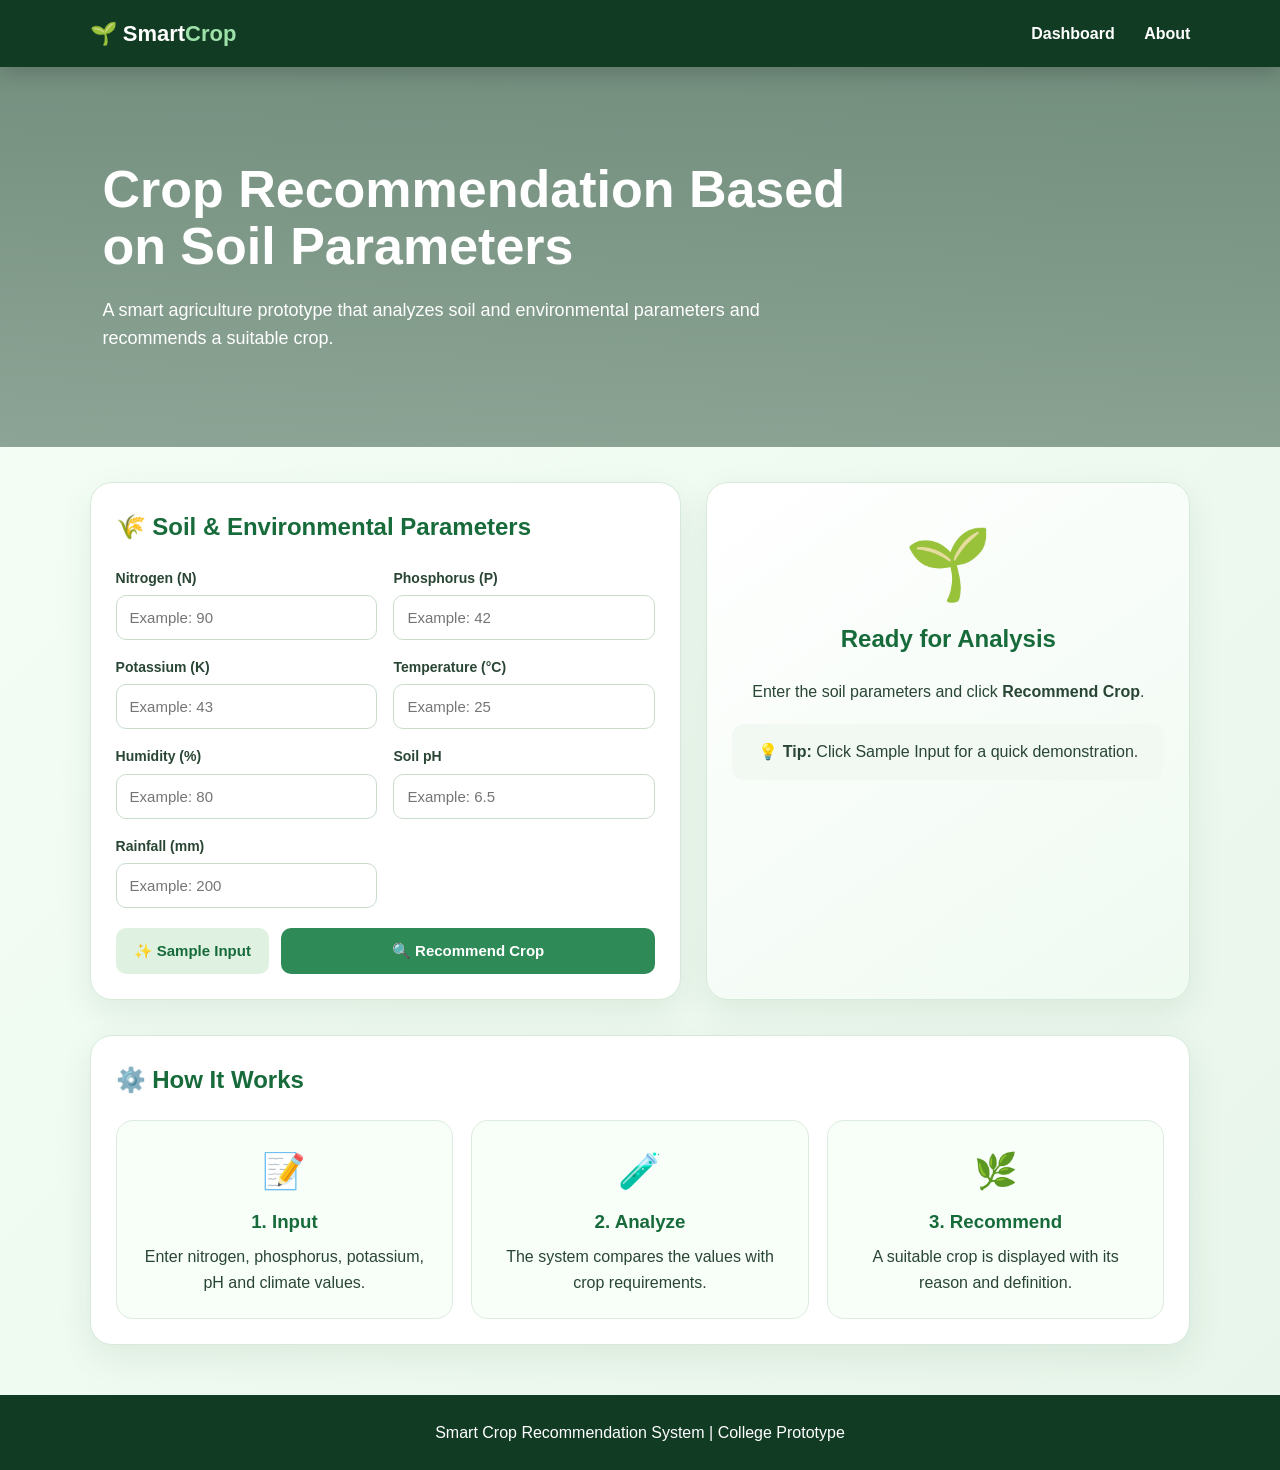
<file: index.html>
<!DOCTYPE html>
<html lang="en">
<head>
    <meta charset="UTF-8">
    <meta name="viewport" content="width=device-width, initial-scale=1.0">
    <title>Smart Crop Recommendation</title>
    <link rel="stylesheet" href="style.css">
</head>

<body>

<nav>
    <div class="logo">🌱 Smart<span>Crop</span></div>

    <div>
        <a href="index.html">Dashboard</a>
        <a href="about.html">About</a>
    </div>
</nav>

<section class="hero">
    <div>
        <h1>Crop Recommendation Based on Soil Parameters</h1>

        <p>
            A smart agriculture prototype that analyzes soil and
            environmental parameters and recommends a suitable crop.
        </p>
    </div>
</section>

<div class="container">

    <div class="grid">

        <!-- INPUT SECTION -->
        <section class="card">

            <h2>🌾 Soil & Environmental Parameters</h2>

            <div class="form">

                <label>
                    Nitrogen (N)
                    <input type="number" id="n" placeholder="Example: 90">
                </label>

                <label>
                    Phosphorus (P)
                    <input type="number" id="p" placeholder="Example: 42">
                </label>

                <label>
                    Potassium (K)
                    <input type="number" id="k" placeholder="Example: 43">
                </label>

                <label>
                    Temperature (°C)
                    <input type="number" id="temp" step="0.1"
                           placeholder="Example: 25">
                </label>

                <label>
                    Humidity (%)
                    <input type="number" id="hum" step="0.1"
                           placeholder="Example: 80">
                </label>

                <label>
                    Soil pH
                    <input type="number" id="ph" step="0.1"
                           placeholder="Example: 6.5">
                </label>

                <label>
                    Rainfall (mm)
                    <input type="number" id="rain" step="0.1"
                           placeholder="Example: 200">
                </label>

            </div>

            <div class="buttons">

                <button class="sample" onclick="sampleInput()">
                    ✨ Sample Input
                </button>

                <button class="recommend" onclick="recommendCrop()">
                    🔍 Recommend Crop
                </button>

            </div>

        </section>


        <!-- RESULT SECTION -->
        <section class="card result" id="result">

            <div class="plant">🌱</div>

            <h2>Ready for Analysis</h2>

            <p>
                Enter the soil parameters and click
                <b>Recommend Crop</b>.
            </p>

            <div class="tip">
                💡 <b>Tip:</b> Click Sample Input for a quick demonstration.
            </div>

        </section>

    </div>

</div>


<!-- HOW IT WORKS -->

<div class="container">

    <section class="card">

        <h2>⚙️ How It Works</h2>

        <div class="steps">

            <div class="step">
                <span>📝</span>
                <h3>1. Input</h3>
                <p>
                    Enter nitrogen, phosphorus, potassium,
                    pH and climate values.
                </p>
            </div>

            <div class="step">
                <span>🧪</span>
                <h3>2. Analyze</h3>
                <p>
                    The system compares the values with
                    crop requirements.
                </p>
            </div>

            <div class="step">
                <span>🌿</span>
                <h3>3. Recommend</h3>
                <p>
                    A suitable crop is displayed with
                    its reason and definition.
                </p>
            </div>

        </div>

    </section>

</div>


<footer>
    Smart Crop Recommendation System | College Prototype
</footer>

<script src="script.js"></script>

</body>
</html>
</file>
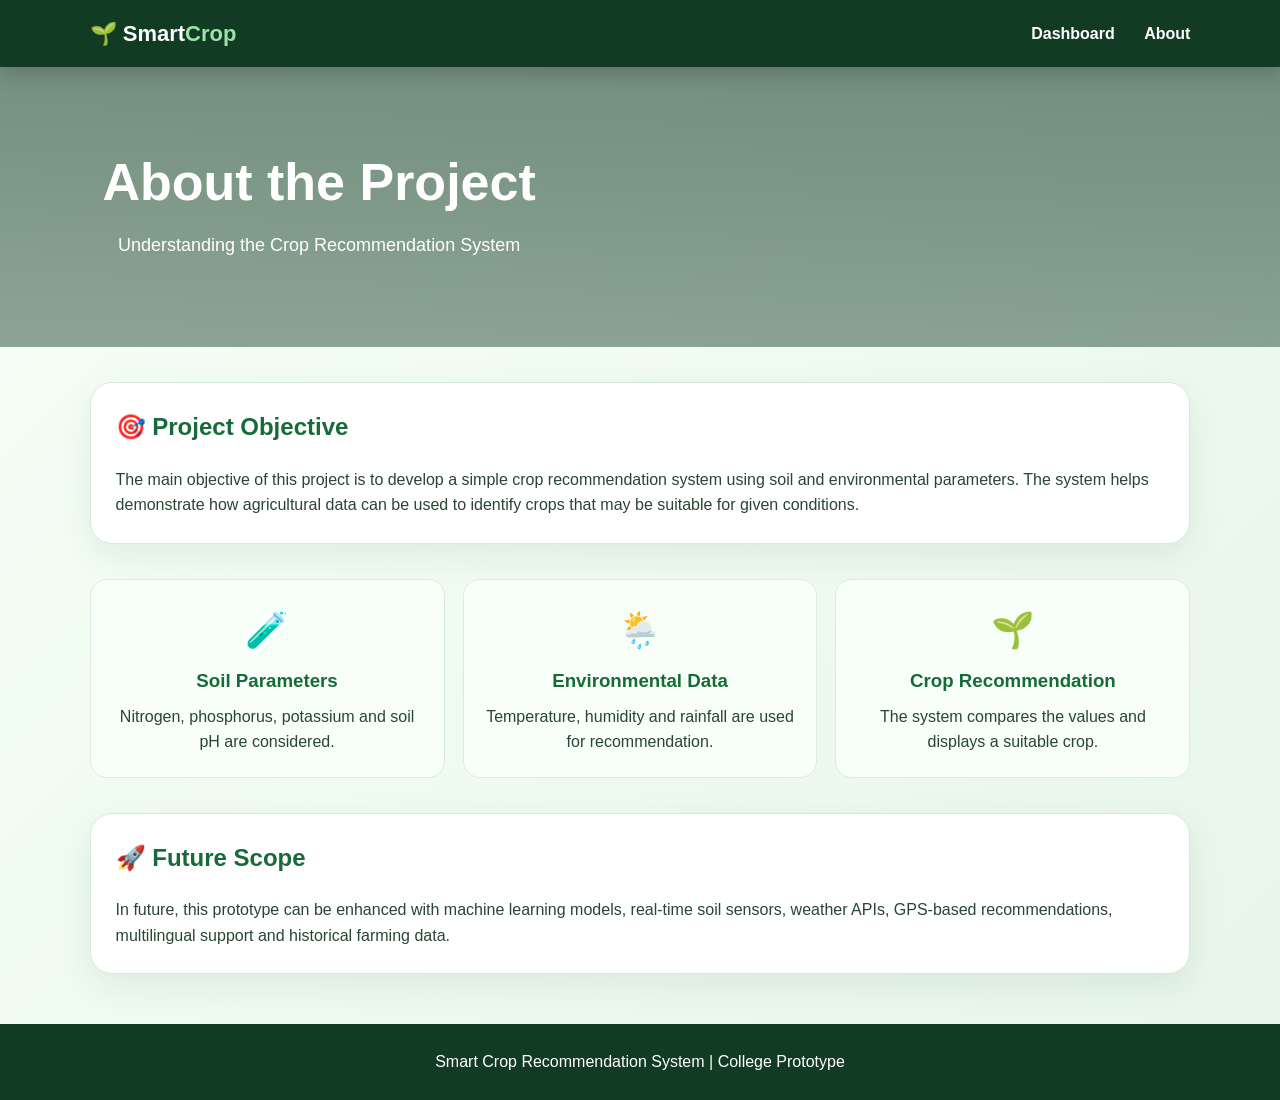
<file: about.html>
<!DOCTYPE html>
<html lang="en">

<head>

    <meta charset="UTF-8">

    <meta
        name="viewport"
        content="width=device-width, initial-scale=1.0"
    >

    <title>About - Smart Crop</title>

    <link
        rel="stylesheet"
        href="style.css"
    >

</head>


<body>


<nav>

    <div class="logo">
        🌱 Smart<span>Crop</span>
    </div>

    <div>

        <a href="index.html">
            Dashboard
        </a>

        <a href="about.html">
            About
        </a>

    </div>

</nav>


<section
    class="hero"
    style="
        min-height:280px;
        text-align:center;
    "
>

    <div>

        <h1>
            About the Project
        </h1>

        <p>
            Understanding the Crop Recommendation System
        </p>

    </div>

</section>


<div class="container">

    <section class="card">

        <h2>
            🎯 Project Objective
        </h2>

        <p>

            The main objective of this project is to develop
            a simple crop recommendation system using soil
            and environmental parameters.

            The system helps demonstrate how agricultural
            data can be used to identify crops that may be
            suitable for given conditions.

        </p>

    </section>

</div>


<div class="container">

    <div class="steps">


        <div class="step">

            <span>🧪</span>

            <h3>
                Soil Parameters
            </h3>

            <p>

                Nitrogen, phosphorus, potassium
                and soil pH are considered.

            </p>

        </div>


        <div class="step">

            <span>🌦️</span>

            <h3>
                Environmental Data
            </h3>

            <p>

                Temperature, humidity and rainfall
                are used for recommendation.

            </p>

        </div>


        <div class="step">

            <span>🌱</span>

            <h3>
                Crop Recommendation
            </h3>

            <p>

                The system compares the values and
                displays a suitable crop.

            </p>

        </div>


    </div>

</div>


<div class="container">

    <section class="card">

        <h2>
            🚀 Future Scope
        </h2>

        <p>

            In future, this prototype can be enhanced
            with machine learning models, real-time soil
            sensors, weather APIs, GPS-based recommendations,
            multilingual support and historical farming data.

        </p>

    </section>

</div>


<footer>

    Smart Crop Recommendation System |
    College Prototype

</footer>


</body>

</html>
</file>
<file: style.css>
* {
    box-sizing: border-box;
    margin: 0;
    padding: 0;
}

:root {
    --dark-green: #123b24;
    --green: #176b3a;
    --light-green: #2e8b57;
    --mint: #dff2e2;
    --background: #f1f9f2;
    --text: #294534;
}

body {
    font-family: Arial, sans-serif;
    background: linear-gradient(135deg, #f6fff7, #e8f5ea);
    color: var(--text);
    line-height: 1.6;
}


/* NAVBAR */

nav {
    background: var(--dark-green);
    color: white;
    padding: 16px 7%;

    display: flex;
    justify-content: space-between;
    align-items: center;

    position: sticky;
    top: 0;
    z-index: 10;

    box-shadow: 0 5px 20px #0003;
}

.logo {
    font-size: 22px;
    font-weight: bold;
}

.logo span {
    color: #9ee2aa;
}

nav a {
    color: white;
    text-decoration: none;
    margin-left: 25px;
    font-weight: bold;
}

nav a:hover {
    color: #9ee2aa;
}


/* HERO */

.hero {
    min-height: 380px;

    display: flex;
    align-items: center;

    padding: 60px 8%;

    color: white;

    background:
        linear-gradient(#123b2490, #123b2475),
        url("https://images.unsplash.com/photo-1500937386664-56d1dfef3854?auto=format&fit=crop&w=1600&q=85");

    background-size: cover;
    background-position: center;
}

.hero h1 {
    font-size: 52px;
    max-width: 800px;
    line-height: 1.1;
}

.hero p {
    margin-top: 20px;
    font-size: 18px;
    max-width: 700px;
}


/* CONTAINER */

.container {
    width: 86%;
    max-width: 1150px;
    margin: 35px auto;
}


/* GRID */

.grid {
    display: grid;
    grid-template-columns: 1.1fr 0.9fr;
    gap: 25px;
}


/* CARD */

.card {
    background: white;
    padding: 25px;

    border-radius: 22px;

    border: 1px solid #d7ead9;

    box-shadow: 0 12px 35px #174c2815;
}

.card h2 {
    color: var(--green);
    margin-bottom: 20px;
}


/* FORM */

.form {
    display: grid;
    grid-template-columns: 1fr 1fr;
    gap: 16px;
}

label {
    font-weight: bold;
    font-size: 14px;
}

input {
    width: 100%;

    padding: 13px;

    margin-top: 6px;

    border: 1px solid #c9ddcc;

    border-radius: 10px;

    font-size: 15px;
}

input:focus {
    outline: 3px solid #2e8b5730;
    border-color: var(--light-green);
}


/* BUTTONS */

.buttons {
    display: flex;
    gap: 12px;
    margin-top: 20px;
}

button {
    padding: 14px 18px;

    border: none;

    border-radius: 10px;

    font-weight: bold;

    cursor: pointer;

    font-size: 15px;
}

.sample {
    background: var(--mint);
    color: var(--green);
}

.recommend {
    background: var(--light-green);
    color: white;

    flex: 1;
}

.recommend:hover {
    background: var(--green);
}


/* RESULT */

.result {
    text-align: center;

    background: linear-gradient(
        145deg,
        white,
        #effaf1
    );
}

.plant {
    font-size: 70px;
}

.result h1 {
    color: var(--green);
    font-size: 35px;
}

.crop-image {
    width: 100%;
    height: 190px;

    object-fit: cover;

    border-radius: 15px;

    margin-bottom: 15px;
}

.badge {
    display: inline-block;

    background: #d7f0dc;

    color: var(--green);

    padding: 7px 15px;

    border-radius: 20px;

    font-weight: bold;

    margin: 10px;
}


/* REASON */

.reason {
    text-align: left;

    background: #f4faf5;

    padding: 16px;

    border-radius: 13px;

    margin-top: 14px;
}


/* STATS */

.stats {
    display: grid;

    grid-template-columns: repeat(3, 1fr);

    gap: 10px;

    margin-top: 15px;
}

.stats div {
    background: #edf7ef;

    padding: 10px;

    border-radius: 10px;

    font-size: 12px;
}

.stats b {
    display: block;

    color: var(--green);

    font-size: 18px;
}


/* TIP */

.tip {
    background: #f1f9f2;

    padding: 15px;

    border-radius: 12px;

    margin-top: 20px;
}


/* STEPS */

.steps {
    display: grid;

    grid-template-columns: repeat(3, 1fr);

    gap: 18px;
}

.step {
    background: #f8fff9;

    padding: 22px;

    border-radius: 17px;

    text-align: center;

    border: 1px solid #dcecdf;
}

.step span {
    font-size: 35px;
}

.step h3 {
    color: var(--green);

    margin: 8px 0;
}


/* FOOTER */

footer {
    background: var(--dark-green);

    color: white;

    text-align: center;

    padding: 25px;

    margin-top: 50px;
}


/* MOBILE */

@media(max-width: 800px) {

    .grid {
        grid-template-columns: 1fr;
    }

    .form {
        grid-template-columns: 1fr;
    }

    .steps {
        grid-template-columns: 1fr;
    }

    .hero h1 {
        font-size: 38px;
    }

    nav {
        display: block;
        text-align: center;
    }

    nav div:last-child {
        margin-top: 12px;
    }

    nav a {
        margin: 0 8px;
    }
}
</file>
